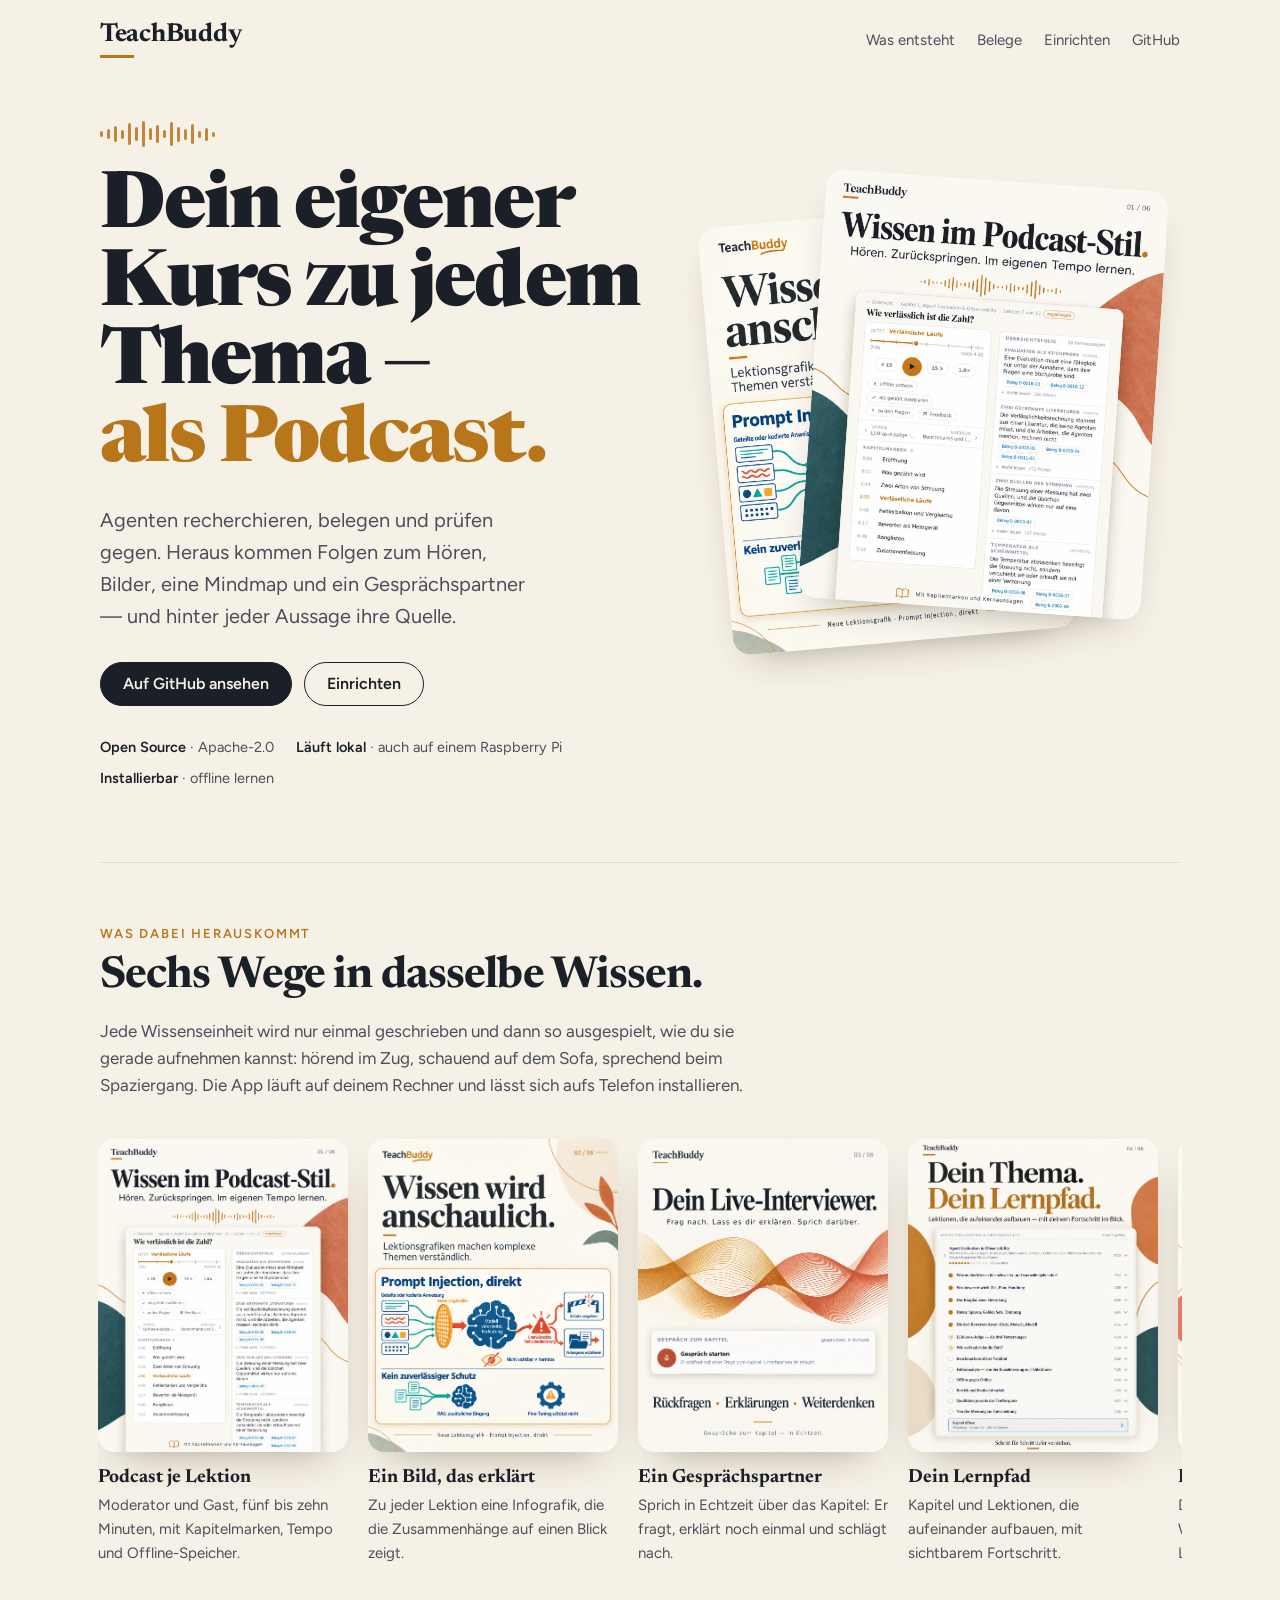
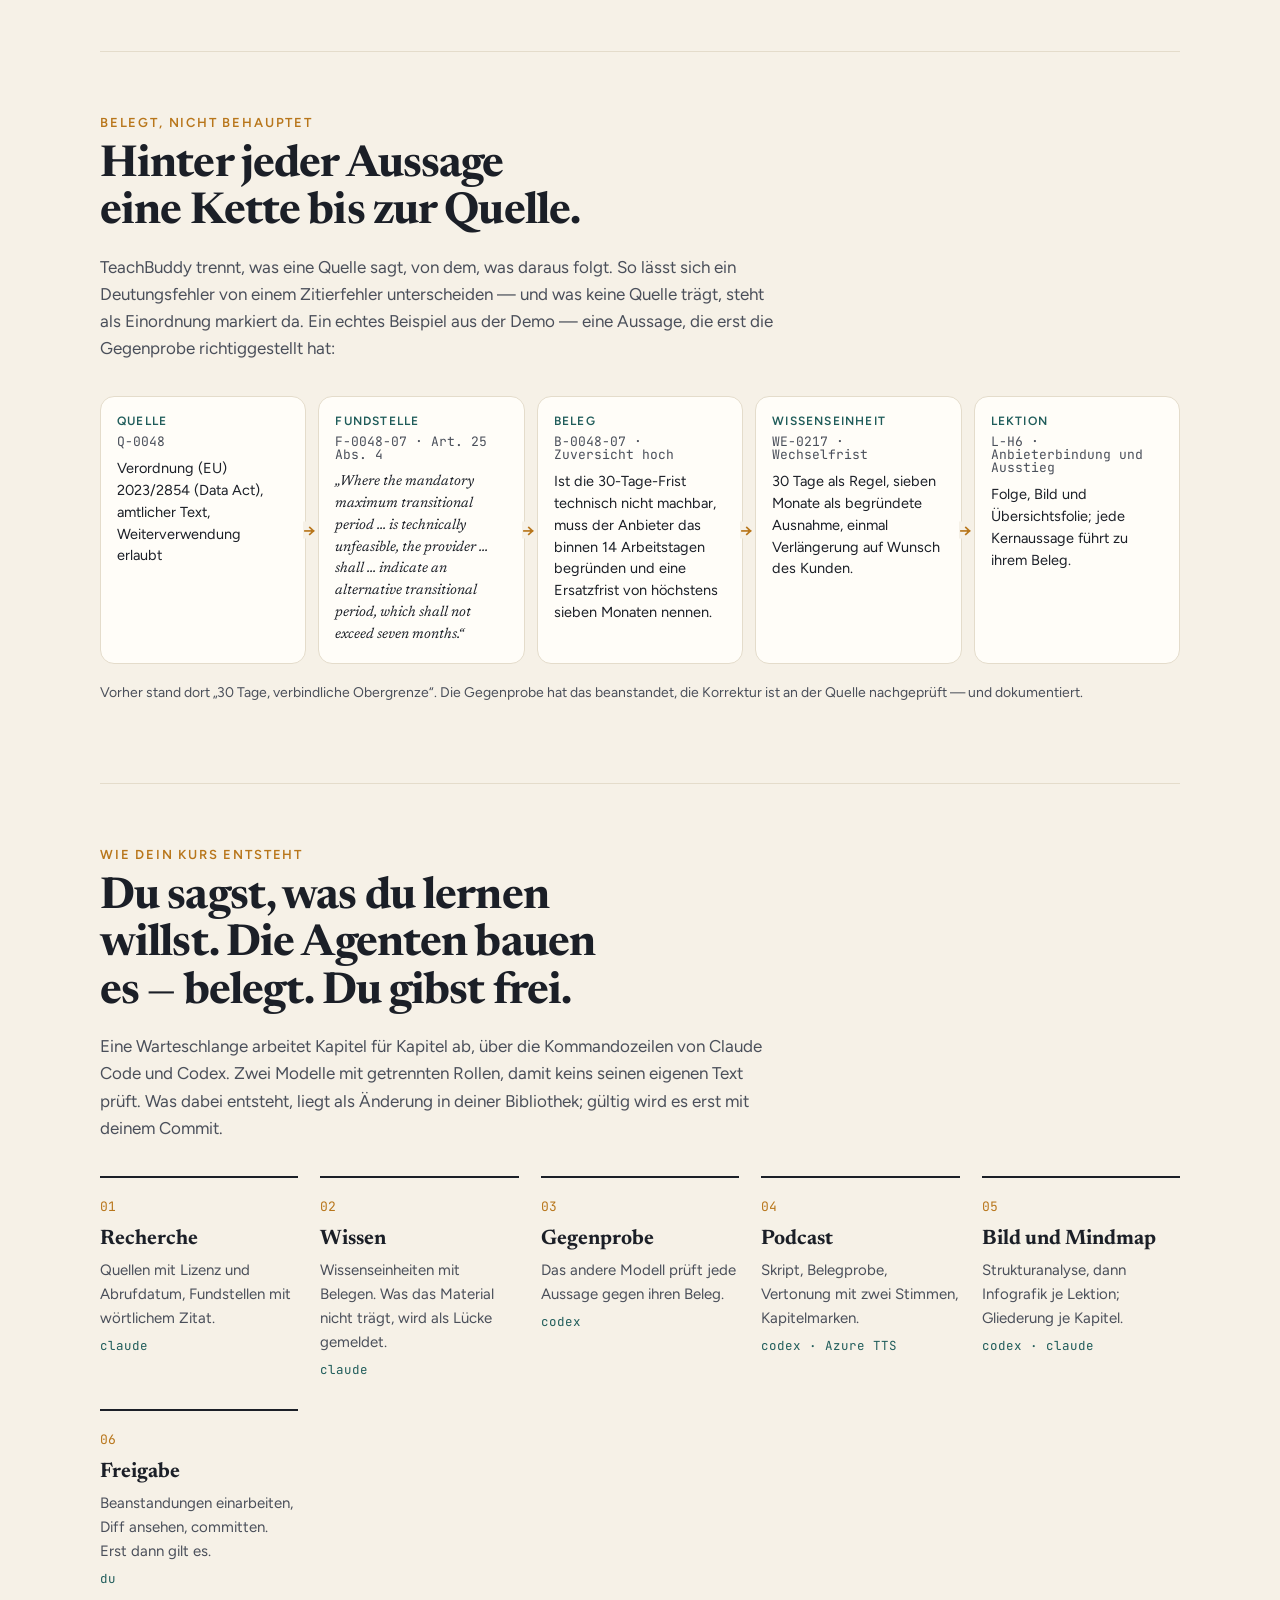
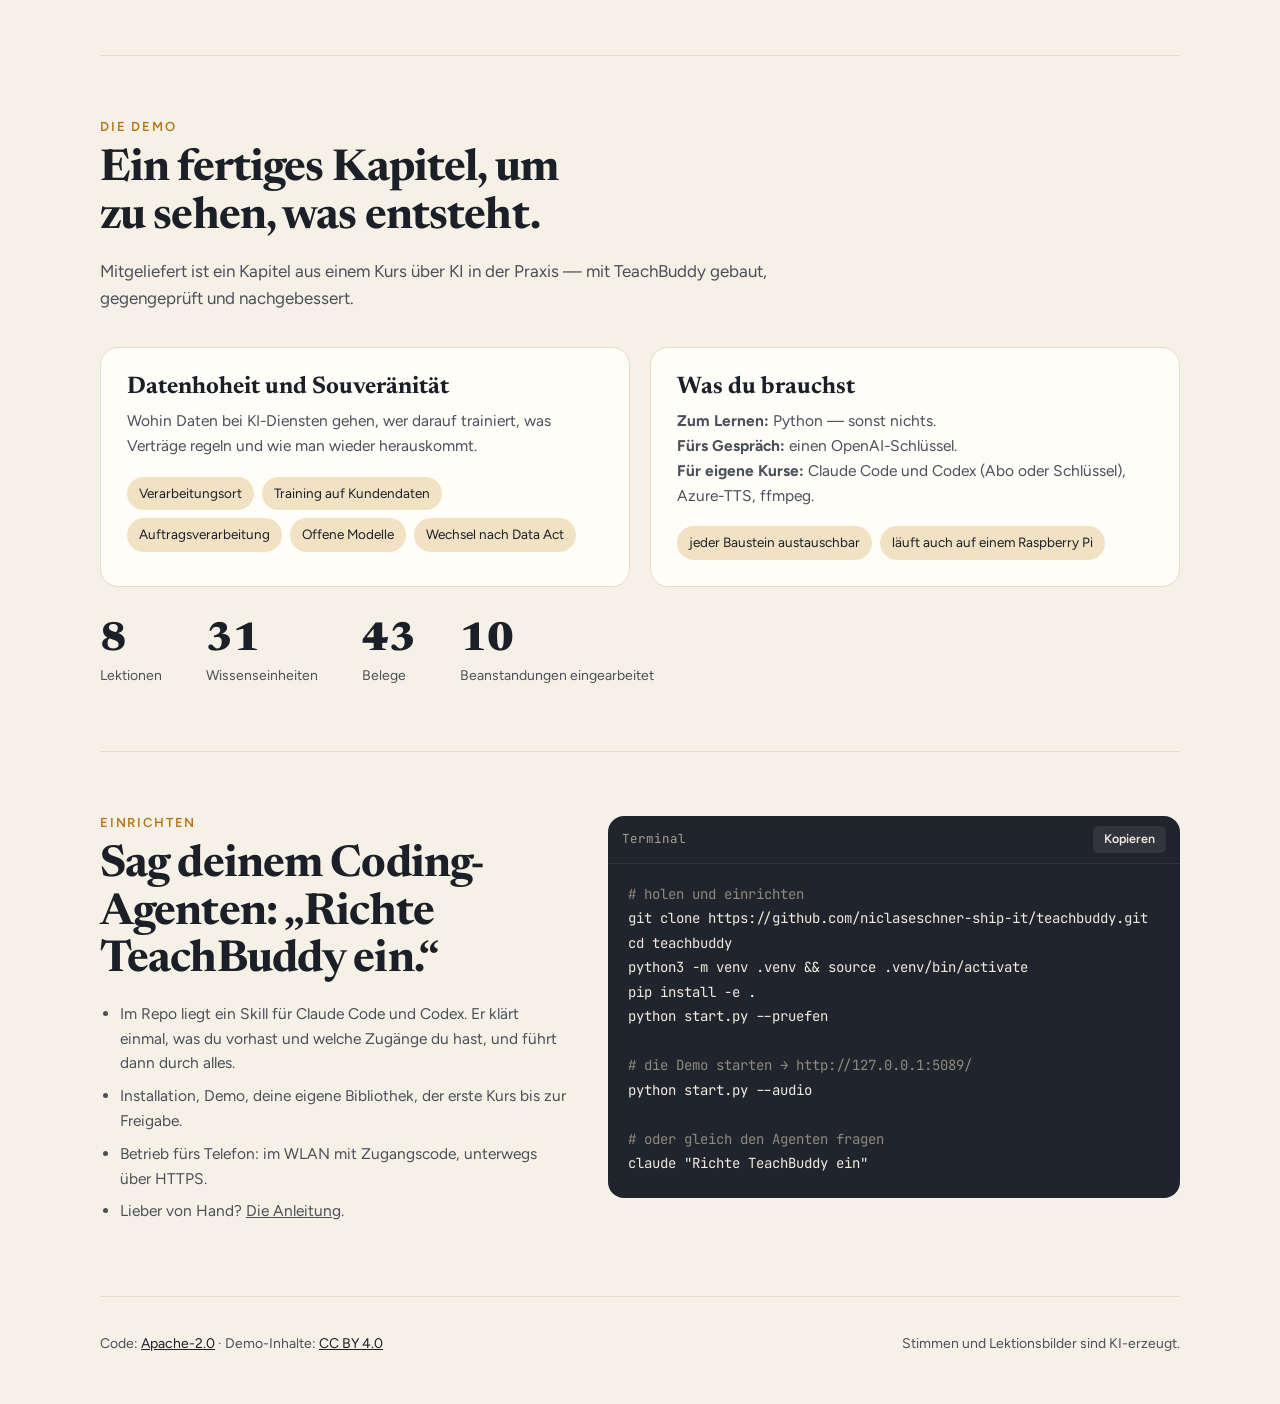
<file: docs/index.html>
<!doctype html>
<html lang="de">
<head>
<meta charset="utf-8">
<meta name="viewport" content="width=device-width, initial-scale=1, viewport-fit=cover">
<title>TeachBuddy</title>
<meta name="description" content="Bau dir deinen eigenen Kurs zu jedem Thema: Agenten recherchieren und belegen, heraus kommen Podcast-Folgen, Bilder, Mindmap und ein Gesprächspartner. Open Source, läuft auf dem eigenen Rechner.">
<meta property="og:title" content="TeachBuddy">
<meta property="og:description" content="Dein eigener Kurs zu jedem Thema — als Podcast. Mit Bildern, Mindmap, Gesprächspartner und einer Quelle hinter jeder Aussage.">
<meta property="og:image" content="https://niclaseschner-ship-it.github.io/teachbuddy/bilder/01-podcast.webp">
<link rel="icon" href="bilder/icon.png">
<link rel="preconnect" href="https://fonts.googleapis.com">
<link rel="preconnect" href="https://fonts.gstatic.com" crossorigin>
<link rel="stylesheet" href="https://fonts.googleapis.com/css2?family=Newsreader:opsz,wght@6..72,500;6..72,700;6..72,800&family=Figtree:wght@400;500;600&family=JetBrains+Mono:wght@400&display=swap">
<style>
:root {
  --grund: #f6f1e7;
  --flaeche: #fffdf8;
  --tinte: #1b1f27;
  --tinte-2: #4a4f5a;
  --linie: #e4dccb;
  --ocker: #b8761b;
  --ocker-hell: #f1e2c4;
  --terrakotta: #c4553b;
  --petrol: #1f5c5a;
  --code: #20242c;
  --code-text: #f1ebdf;
  --schatten: 0 18px 40px -22px rgba(52, 38, 14, .45);
  --serif: "Newsreader", "Iowan Old Style", Georgia, serif;
  --sans: "Figtree", system-ui, -apple-system, "Segoe UI", sans-serif;
  --mono: "JetBrains Mono", ui-monospace, "SFMono-Regular", Menlo, monospace;
  color-scheme: light;
}
@media (prefers-color-scheme: dark) {
  :root:not([data-theme="light"]) {
    --grund: #16181d; --flaeche: #1f2229; --tinte: #f1ebdf; --tinte-2: #b8b2a6;
    --linie: #333741; --ocker: #e0a04a; --ocker-hell: #3a2f1d; --terrakotta: #e07a60;
    --petrol: #6fb3ae; --code: #0f1115; --code-text: #f1ebdf;
    --schatten: 0 18px 40px -22px rgba(0, 0, 0, .7);
    color-scheme: dark;
  }
}
:root[data-theme="dark"] {
  --grund: #16181d; --flaeche: #1f2229; --tinte: #f1ebdf; --tinte-2: #b8b2a6;
  --linie: #333741; --ocker: #e0a04a; --ocker-hell: #3a2f1d; --terrakotta: #e07a60;
  --petrol: #6fb3ae; --code: #0f1115; --code-text: #f1ebdf;
  --schatten: 0 18px 40px -22px rgba(0, 0, 0, .7);
  color-scheme: dark;
}

* { box-sizing: border-box; }
html { scroll-behavior: smooth; }
@media (prefers-reduced-motion: reduce) { html { scroll-behavior: auto; } }
body {
  margin: 0; background: var(--grund); color: var(--tinte);
  font: 17px/1.6 var(--sans); -webkit-font-smoothing: antialiased;
}
a { color: inherit; }
img { max-width: 100%; height: auto; display: block; }
:focus-visible { outline: 2px solid var(--ocker); outline-offset: 3px; border-radius: 4px; }

.huelle { max-width: 1120px; margin: 0 auto; padding-inline: 20px; }

/* Kopf */
.kopf { display: flex; align-items: center; justify-content: space-between; gap: 16px; padding-block: 22px; }
.marke { font: 700 26px/1 var(--serif); letter-spacing: -.01em; text-decoration: none; }
.marke::after { content: ""; display: block; width: 34px; height: 3px; background: var(--ocker); margin-top: 7px; }
.kopf nav { display: flex; gap: 22px; font-size: 15px; color: var(--tinte-2); }
.kopf nav a { text-decoration: none; }
.kopf nav a:hover { color: var(--tinte); }
@media (max-width: 640px) { .kopf nav a:not(.gh) { display: none; } }

/* Bühne */
.buehne { display: grid; grid-template-columns: minmax(0, 1.05fr) minmax(0, .95fr); gap: 48px; align-items: center; padding-block: 40px 72px; }
.buehne h1 {
  font: 800 clamp(42px, 6.4vw, 78px)/1.0 var(--serif); letter-spacing: -.025em;
  margin: 0 0 22px; text-wrap: balance;
}
.buehne h1 em { font-style: normal; color: var(--ocker); }
.buehne .unter { font-size: 20px; color: var(--tinte-2); max-width: 34ch; margin: 0 0 30px; }
.knoepfe { display: flex; flex-wrap: wrap; gap: 12px; }
.knopf {
  display: inline-flex; align-items: center; gap: 9px; padding: 13px 22px; border-radius: 999px;
  font: 600 16px/1 var(--sans); text-decoration: none; border: 1.5px solid var(--tinte);
}
.knopf.voll { background: var(--tinte); color: var(--grund); }
.knopf:hover { transform: translateY(-1px); }
.fakten { display: flex; flex-wrap: wrap; gap: 8px 22px; margin-top: 30px; font-size: 14.5px; color: var(--tinte-2); }
.fakten b { color: var(--tinte); font-weight: 600; }
.welle { display: flex; gap: 4px; align-items: center; height: 28px; margin: 0 0 22px; }
.welle i { width: 3px; border-radius: 2px; background: var(--ocker); opacity: .85; }

.stapel { position: relative; aspect-ratio: 1122 / 1402; max-width: 440px; justify-self: center; width: 100%; }
.stapel img { position: absolute; width: 78%; border-radius: 18px; box-shadow: var(--schatten); }
.stapel img:nth-child(1) { left: 0; top: 6%; transform: rotate(-5deg); }
.stapel img:nth-child(2) { right: 0; top: 0; transform: rotate(4deg); }
@media (max-width: 860px) {
  .buehne { grid-template-columns: 1fr; padding-block: 16px 48px; gap: 36px; }
  .stapel { max-width: 360px; }
}

/* Abschnitte */
section { padding-block: 64px; border-top: 1px solid var(--linie); }
.zeile { font: 600 13px/1 var(--sans); letter-spacing: .14em; text-transform: uppercase; color: var(--ocker); margin: 0 0 14px; }
h2 { font: 700 clamp(30px, 4vw, 44px)/1.08 var(--serif); letter-spacing: -.02em; margin: 0 0 16px; text-wrap: balance; max-width: 22ch; }
.lead { color: var(--tinte-2); max-width: 62ch; margin: 0 0 34px; }

/* Galerie */
.galerie {
  display: grid; grid-auto-flow: column; grid-auto-columns: minmax(250px, 300px); gap: 20px;
  overflow-x: auto; scroll-snap-type: x mandatory; padding: 6px 2px 22px; margin-inline: -2px;
  scrollbar-width: thin; scrollbar-color: var(--linie) transparent;
}
.galerie figure { margin: 0; scroll-snap-align: start; }
.galerie img { border-radius: 16px; box-shadow: var(--schatten); background: var(--flaeche); }
.galerie figcaption { margin-top: 14px; font-size: 15px; color: var(--tinte-2); }
.galerie figcaption b { display: block; font: 700 19px/1.25 var(--serif); color: var(--tinte); margin-bottom: 3px; }

/* Belegkette */
.kette { display: grid; grid-template-columns: repeat(5, minmax(0, 1fr)); gap: 12px; }
.glied { background: var(--flaeche); border: 1px solid var(--linie); border-radius: 14px; padding: 18px 16px; position: relative; }
.glied .art { font: 600 12px/1 var(--sans); letter-spacing: .1em; text-transform: uppercase; color: var(--petrol); }
.glied .id { font: 400 13px/1 var(--mono); color: var(--tinte-2); margin: 8px 0 10px; }
.glied p { margin: 0; font-size: 14.5px; line-height: 1.5; }
.glied.zitat p { font-family: var(--serif); font-style: italic; }
.glied:not(:last-child)::after {
  content: "→"; position: absolute; right: -11px; top: 50%; transform: translateY(-50%);
  color: var(--ocker); font-weight: 600; background: var(--grund); line-height: 1;
}
@media (max-width: 900px) {
  .kette { grid-template-columns: 1fr; }
  .glied:not(:last-child)::after { content: "↓"; right: auto; left: 22px; top: auto; bottom: -15px; transform: none; padding: 0 4px; }
}
.anmerkung { font-size: 14px; color: var(--tinte-2); margin-top: 18px; }

/* Ablauf */
.ablauf { list-style: none; padding: 0; margin: 0; display: grid; grid-template-columns: repeat(auto-fit, minmax(190px, 1fr)); gap: 26px 22px; counter-reset: schritt; }
.ablauf li { counter-increment: schritt; border-top: 2px solid var(--tinte); padding-top: 14px; }
.ablauf li::before { content: counter(schritt, decimal-leading-zero); font: 400 13px/1 var(--mono); color: var(--ocker); }
.ablauf h3 { font: 700 21px/1.2 var(--serif); margin: 8px 0 6px; }
.ablauf p { margin: 0; font-size: 15px; color: var(--tinte-2); }
.ablauf .wer { display: inline-block; margin-top: 10px; font: 400 12.5px/1 var(--mono); color: var(--petrol); }

/* Lernpfade */
.pfade { display: grid; grid-template-columns: repeat(auto-fit, minmax(280px, 1fr)); gap: 20px; }
.pfad { background: var(--flaeche); border: 1px solid var(--linie); border-radius: 18px; padding: 26px; }
.pfad h3 { font: 700 24px/1.15 var(--serif); margin: 0 0 8px; }
.pfad p { margin: 0 0 18px; color: var(--tinte-2); font-size: 15.5px; }
.pfad ul { margin: 0; padding: 0; list-style: none; display: flex; flex-wrap: wrap; gap: 8px; }
.pfad li { font-size: 13.5px; padding: 6px 12px; border-radius: 999px; background: var(--ocker-hell); }
.zahlen { display: flex; flex-wrap: wrap; gap: 14px 44px; margin-top: 34px; }
.zahlen div { font-size: 14px; color: var(--tinte-2); }
.zahlen b { display: block; font: 800 40px/1 var(--serif); color: var(--tinte); font-variant-numeric: tabular-nums; margin-bottom: 4px; }

/* Schnellstart */
.start { display: grid; grid-template-columns: minmax(0, .9fr) minmax(0, 1.1fr); gap: 40px; align-items: start; }
@media (max-width: 860px) { .start { grid-template-columns: 1fr; } }
.konsole { background: var(--code); color: var(--code-text); border-radius: 16px; overflow: hidden; }
.konsole .leiste { display: flex; justify-content: space-between; align-items: center; padding: 10px 14px; border-bottom: 1px solid rgba(255,255,255,.08); font: 400 12.5px/1 var(--mono); color: #a7a090; }
.konsole button { font: 600 12.5px/1 var(--sans); color: var(--code-text); background: rgba(255,255,255,.08); border: 0; border-radius: 6px; padding: 7px 11px; cursor: pointer; }
.konsole pre { margin: 0; padding: 18px 20px 22px; overflow-x: auto; font: 400 14px/1.75 var(--mono); }
.konsole .k { color: #8f8a7e; }
.liste-klein { margin: 0; padding-left: 20px; color: var(--tinte-2); font-size: 15.5px; }
.liste-klein li { margin-bottom: 8px; }
.liste-klein code { font: 400 13.5px var(--mono); background: var(--ocker-hell); padding: 1px 6px; border-radius: 5px; color: var(--tinte); }

/* Fuß */
.fuss { border-top: 1px solid var(--linie); padding-block: 36px 48px; font-size: 14px; color: var(--tinte-2); display: flex; flex-wrap: wrap; gap: 12px 28px; justify-content: space-between; }
.fuss a { color: var(--tinte); }
</style>
</head>
<body>
<div class="huelle">
  <header class="kopf">
    <a class="marke" href="#">TeachBuddy</a>
    <nav>
      <a href="#galerie">Was entsteht</a>
      <a href="#belege">Belege</a>
      <a href="#start">Einrichten</a>
      <a class="gh" href="https://github.com/niclaseschner-ship-it/teachbuddy">GitHub</a>
    </nav>
  </header>

  <main>
    <div class="buehne">
      <div>
        <div class="welle" aria-hidden="true"></div>
        <h1>Dein eigener Kurs zu jedem Thema — <em>als Podcast.</em></h1>
        <p class="unter">Agenten recherchieren, belegen und prüfen gegen. Heraus kommen Folgen zum Hören, Bilder, eine Mindmap und ein Gesprächspartner — und hinter jeder Aussage ihre Quelle.</p>
        <div class="knoepfe">
          <a class="knopf voll" href="https://github.com/niclaseschner-ship-it/teachbuddy">Auf GitHub ansehen</a>
          <a class="knopf" href="#start">Einrichten</a>
        </div>
        <div class="fakten">
          <span><b>Open Source</b> · Apache-2.0</span>
          <span><b>Läuft lokal</b> · auch auf einem Raspberry Pi</span>
          <span><b>Installierbar</b> · offline lernen</span>
        </div>
      </div>
      <div class="stapel" aria-hidden="true">
        <img src="bilder/02-grafik.webp" alt="" width="1122" height="1402">
        <img src="bilder/01-podcast.webp" alt="" width="1122" height="1402">
      </div>
    </div>

    <section id="galerie">
      <p class="zeile">Was dabei herauskommt</p>
      <h2>Sechs Wege in dasselbe Wissen.</h2>
      <p class="lead">Jede Wissenseinheit wird nur einmal geschrieben und dann so ausgespielt, wie du sie gerade aufnehmen kannst: hörend im Zug, schauend auf dem Sofa, sprechend beim Spaziergang. Die App läuft auf deinem Rechner und lässt sich aufs Telefon installieren.</p>
      <div class="galerie" tabindex="0" aria-label="Produktbilder, seitlich scrollbar">
        <figure><img src="bilder/01-podcast.webp" alt="Abspieler mit Kapitelmarken, Tempo und Übersichtsfolie" width="1122" height="1402" loading="lazy">
          <figcaption><b>Podcast je Lektion</b>Moderator und Gast, fünf bis zehn Minuten, mit Kapitelmarken, Tempo und Offline-Speicher.</figcaption></figure>
        <figure><img src="bilder/02-grafik.webp" alt="Lektionsbild zu Prompt Injection" width="1122" height="1402" loading="lazy">
          <figcaption><b>Ein Bild, das erklärt</b>Zu jeder Lektion eine Infografik, die die Zusammenhänge auf einen Blick zeigt.</figcaption></figure>
        <figure><img src="bilder/03-interviewer.webp" alt="Gesprächskarte zum Kapitel" width="1122" height="1402" loading="lazy">
          <figcaption><b>Ein Gesprächspartner</b>Sprich in Echtzeit über das Kapitel: Er fragt, erklärt noch einmal und schlägt nach.</figcaption></figure>
        <figure><img src="bilder/04-lernpfad.webp" alt="Lernpfad mit Kapiteln und Fortschritt" width="1122" height="1402" loading="lazy">
          <figcaption><b>Dein Lernpfad</b>Kapitel und Lektionen, die aufeinander aufbauen, mit sichtbarem Fortschritt.</figcaption></figure>
        <figure><img src="bilder/05-mindmap.webp" alt="Mindmap eines Kapitels" width="1122" height="1402" loading="lazy">
          <figcaption><b>Das Ganze sehen</b>Die Mindmap gliedert alle Wissenseinheiten eines Kapitels nach Leitfragen.</figcaption></figure>
        <figure><img src="bilder/06-quellen.webp" alt="Beleg mit Zitat und Quelle" width="1122" height="1402" loading="lazy">
          <figcaption><b>Wissen mit Quellen</b>Von der Aussage zum wörtlichen Zitat und zur Fundstelle — auch offline.</figcaption></figure>
      </div>
    </section>

    <section id="belege">
      <p class="zeile">Belegt, nicht behauptet</p>
      <h2>Hinter jeder Aussage eine Kette bis zur Quelle.</h2>
      <p class="lead">TeachBuddy trennt, was eine Quelle sagt, von dem, was daraus folgt. So lässt sich ein Deutungsfehler von einem Zitierfehler unterscheiden — und was keine Quelle trägt, steht als Einordnung markiert da. Ein echtes Beispiel aus der Demo — eine Aussage, die erst die Gegenprobe richtiggestellt hat:</p>
      <div class="kette">
        <div class="glied"><div class="art">Quelle</div><div class="id">Q-0048</div><p>Verordnung (EU) 2023/2854 (Data Act), amtlicher Text, Weiterverwendung erlaubt</p></div>
        <div class="glied zitat"><div class="art">Fundstelle</div><div class="id">F-0048-07 · Art. 25 Abs. 4</div><p>„Where the mandatory maximum transitional period … is technically unfeasible, the provider … shall … indicate an alternative transitional period, which shall not exceed seven months.“</p></div>
        <div class="glied"><div class="art">Beleg</div><div class="id">B-0048-07 · Zuversicht hoch</div><p>Ist die 30-Tage-Frist technisch nicht machbar, muss der Anbieter das binnen 14 Arbeitstagen begründen und eine Ersatzfrist von höchstens sieben Monaten nennen.</p></div>
        <div class="glied"><div class="art">Wissenseinheit</div><div class="id">WE-0217 · Wechselfrist</div><p>30 Tage als Regel, sieben Monate als begründete Ausnahme, einmal Verlängerung auf Wunsch des Kunden.</p></div>
        <div class="glied"><div class="art">Lektion</div><div class="id">L-H6 · Anbieterbindung und Ausstieg</div><p>Folge, Bild und Übersichtsfolie; jede Kernaussage führt zu ihrem Beleg.</p></div>
      </div>
      <p class="anmerkung">Vorher stand dort „30 Tage, verbindliche Obergrenze“. Die Gegenprobe hat das beanstandet, die Korrektur ist an der Quelle nachgeprüft — und dokumentiert.</p>
    </section>

    <section>
      <p class="zeile">Wie dein Kurs entsteht</p>
      <h2>Du sagst, was du lernen willst. Die Agenten bauen es — belegt. Du gibst frei.</h2>
      <p class="lead">Eine Warteschlange arbeitet Kapitel für Kapitel ab, über die Kommandozeilen von Claude Code und Codex. Zwei Modelle mit getrennten Rollen, damit keins seinen eigenen Text prüft. Was dabei entsteht, liegt als Änderung in deiner Bibliothek; gültig wird es erst mit deinem Commit.</p>
      <ol class="ablauf">
        <li><h3>Recherche</h3><p>Quellen mit Lizenz und Abrufdatum, Fundstellen mit wörtlichem Zitat.</p><span class="wer">claude</span></li>
        <li><h3>Wissen</h3><p>Wissenseinheiten mit Belegen. Was das Material nicht trägt, wird als Lücke gemeldet.</p><span class="wer">claude</span></li>
        <li><h3>Gegenprobe</h3><p>Das andere Modell prüft jede Aussage gegen ihren Beleg.</p><span class="wer">codex</span></li>
        <li><h3>Podcast</h3><p>Skript, Belegprobe, Vertonung mit zwei Stimmen, Kapitelmarken.</p><span class="wer">codex · Azure TTS</span></li>
        <li><h3>Bild und Mindmap</h3><p>Strukturanalyse, dann Infografik je Lektion; Gliederung je Kapitel.</p><span class="wer">codex · claude</span></li>
        <li><h3>Freigabe</h3><p>Beanstandungen einarbeiten, Diff ansehen, committen. Erst dann gilt es.</p><span class="wer">du</span></li>
      </ol>
    </section>

    <section>
      <p class="zeile">Die Demo</p>
      <h2>Ein fertiges Kapitel, um zu sehen, was entsteht.</h2>
      <p class="lead">Mitgeliefert ist ein Kapitel aus einem Kurs über KI in der Praxis — mit TeachBuddy gebaut, gegengeprüft und nachgebessert.</p>
      <div class="pfade">
        <div class="pfad">
          <h3>Datenhoheit und Souveränität</h3>
          <p>Wohin Daten bei KI-Diensten gehen, wer darauf trainiert, was Verträge regeln und wie man wieder herauskommt.</p>
          <ul><li>Verarbeitungsort</li><li>Training auf Kundendaten</li><li>Auftragsverarbeitung</li><li>Offene Modelle</li><li>Wechsel nach Data Act</li></ul>
        </div>
        <div class="pfad">
          <h3>Was du brauchst</h3>
          <p><b>Zum Lernen:</b> Python — sonst nichts.<br><b>Fürs Gespräch:</b> einen OpenAI-Schlüssel.<br><b>Für eigene Kurse:</b> Claude Code und Codex (Abo oder Schlüssel), Azure-TTS, ffmpeg.</p>
          <ul><li>jeder Baustein austauschbar</li><li>läuft auch auf einem Raspberry Pi</li></ul>
        </div>
      </div>
      <div class="zahlen">
        <div><b>8</b>Lektionen</div>
        <div><b>31</b>Wissenseinheiten</div>
        <div><b>43</b>Belege</div>
        <div><b>10</b>Beanstandungen eingearbeitet</div>
      </div>
    </section>

    <section id="start">
      <div class="start">
        <div>
          <p class="zeile">Einrichten</p>
          <h2>Sag deinem Coding-Agenten: „Richte TeachBuddy ein.“</h2>
          <ul class="liste-klein">
            <li>Im Repo liegt ein Skill für Claude Code und Codex. Er klärt einmal, was du vorhast und welche Zugänge du hast, und führt dann durch alles.</li>
            <li>Installation, Demo, deine eigene Bibliothek, der erste Kurs bis zur Freigabe.</li>
            <li>Betrieb fürs Telefon: im WLAN mit Zugangscode, unterwegs über HTTPS.</li>
            <li>Lieber von Hand? <a href="https://github.com/niclaseschner-ship-it/teachbuddy/blob/main/docs/eigener-lernpfad.md">Die Anleitung</a>.</li>
          </ul>
        </div>
        <div class="konsole">
          <div class="leiste"><span>Terminal</span><button type="button" id="kopieren">Kopieren</button></div>
<pre id="befehle"><span class="k"># holen und einrichten</span>
git clone https://github.com/niclaseschner-ship-it/teachbuddy.git
cd teachbuddy
python3 -m venv .venv &amp;&amp; source .venv/bin/activate
pip install -e .
python start.py --pruefen

<span class="k"># die Demo starten → http://127.0.0.1:5089/</span>
python start.py --audio

<span class="k"># oder gleich den Agenten fragen</span>
claude "Richte TeachBuddy ein"</pre>
        </div>
      </div>
    </section>
  </main>

  <footer class="fuss">
    <span>Code: <a href="https://github.com/niclaseschner-ship-it/teachbuddy/blob/main/LICENSE">Apache-2.0</a> · Demo-Inhalte: <a href="https://github.com/niclaseschner-ship-it/teachbuddy/blob/main/demo/LIZENZ.md">CC BY 4.0</a></span>
    <span>Stimmen und Lektionsbilder sind KI-erzeugt.</span>
  </footer>
</div>
<script>
// Die Tonwelle über der Überschrift, wie auf den Produktbildern.
(function () {
  const welle = document.querySelector('.welle');
  const hoehen = [6, 10, 16, 9, 22, 14, 26, 12, 18, 8, 24, 15, 11, 20, 7, 13, 5];
  for (const h of hoehen) {
    const i = document.createElement('i');
    i.style.height = h + 'px';
    welle.appendChild(i);
  }
})();
// Befehle kopieren — ohne die Kommentarzeilen.
document.getElementById('kopieren').addEventListener('click', async (e) => {
  const text = document.getElementById('befehle').innerText
    .split('\n').filter((z) => z.trim() && !z.trim().startsWith('#')).join('\n');
  try {
    await navigator.clipboard.writeText(text);
    e.target.textContent = 'Kopiert';
  } catch {
    const r = document.createRange();
    r.selectNodeContents(document.getElementById('befehle'));
    const s = getSelection(); s.removeAllRanges(); s.addRange(r);
    e.target.textContent = 'Markiert';
  }
  setTimeout(() => { e.target.textContent = 'Kopieren'; }, 1800);
});
</script>
</body>
</html>
</file>
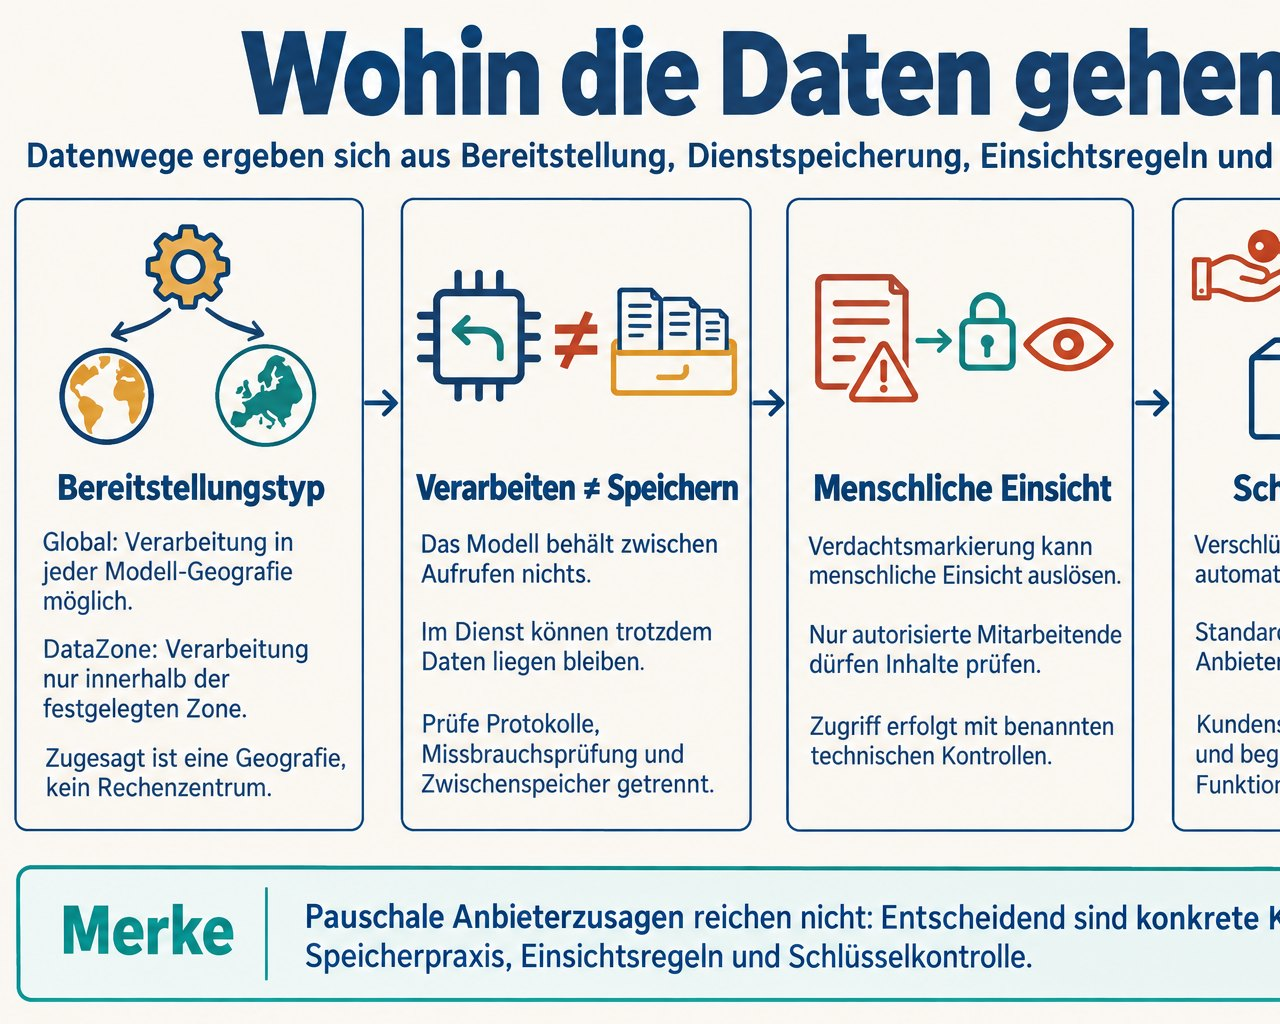
<file: demo/bilder/lektionen/L-H1.html>
<!doctype html>
<meta charset="utf-8">
<title>Wohin die Daten gehen</title>
<style>html,body{margin:0;background:#FAF7F0}img{display:block;width:1536px;height:1024px}</style>
<img alt="Wohin die Daten gehen" width="1536" height="1024" src="[data-uri]">
</file>
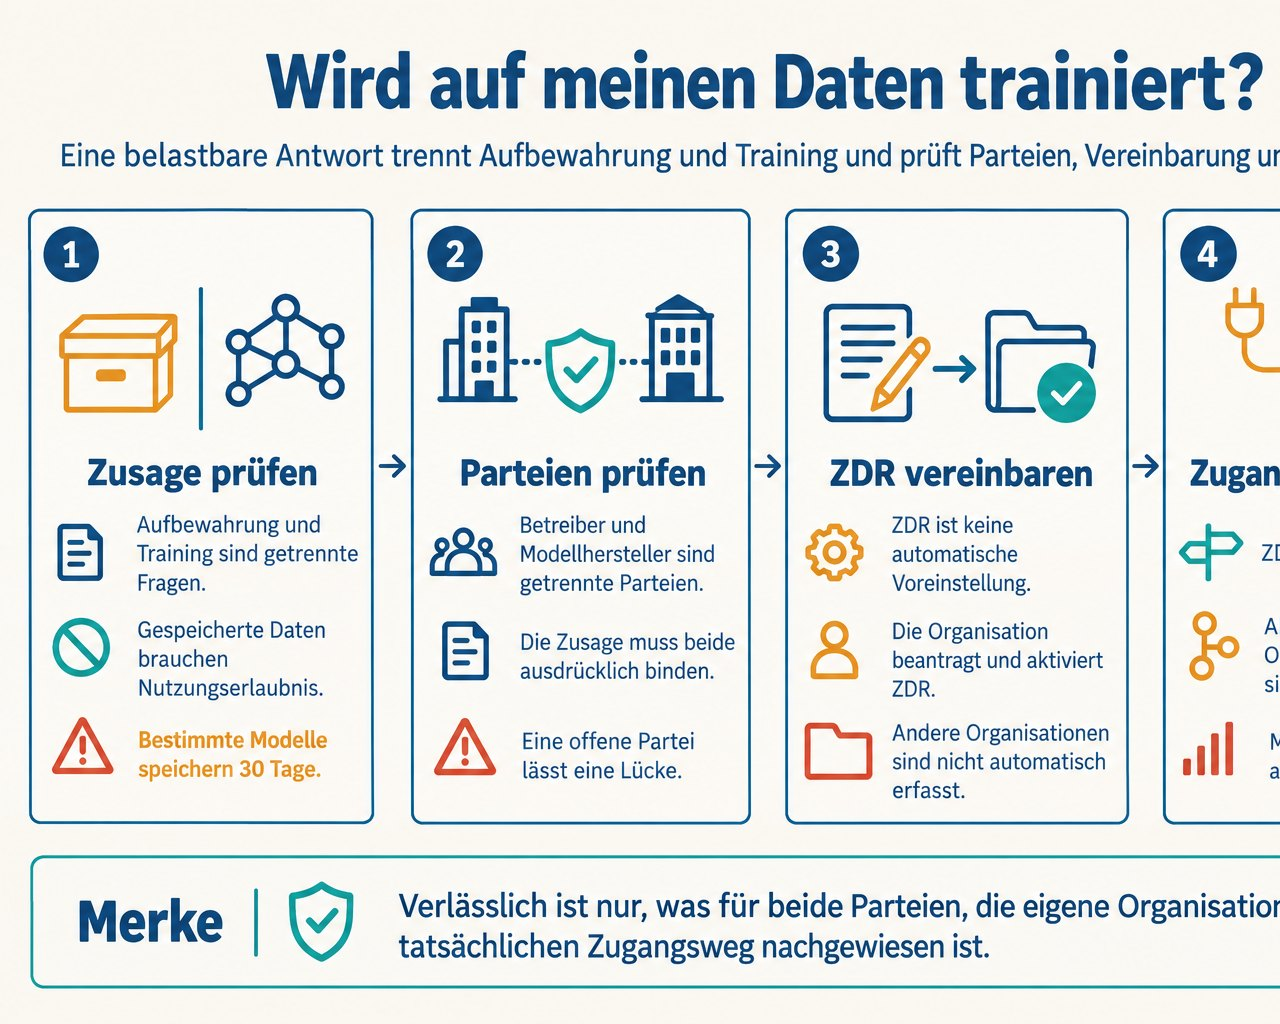
<file: demo/bilder/lektionen/L-H2.html>
<!doctype html>
<meta charset="utf-8">
<title>Wird auf meinen Daten trainiert?</title>
<style>html,body{margin:0;background:#FAF7F0}img{display:block;width:1536px;height:1024px}</style>
<img alt="Wird auf meinen Daten trainiert?" width="1536" height="1024" src="[data-uri]">
</file>
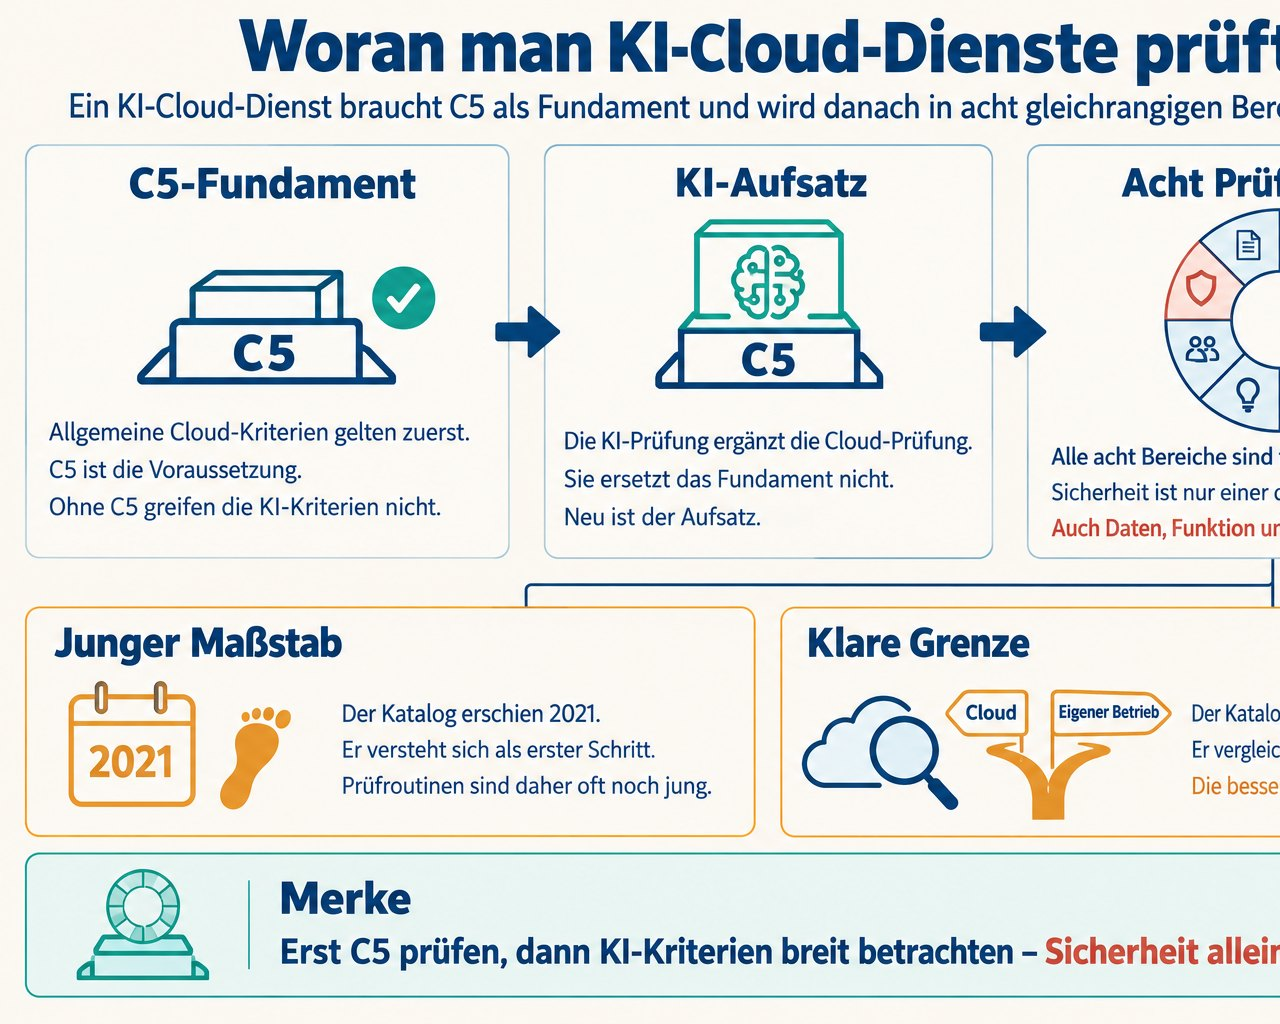
<file: demo/bilder/lektionen/L-H4.html>
<!doctype html>
<meta charset="utf-8">
<title>Woran man KI-Cloud-Dienste prüft</title>
<style>html,body{margin:0;background:#FAF7F0}img{display:block;width:1536px;height:1024px}</style>
<img alt="Woran man KI-Cloud-Dienste prüft" width="1536" height="1024" src="[data-uri]">
</file>
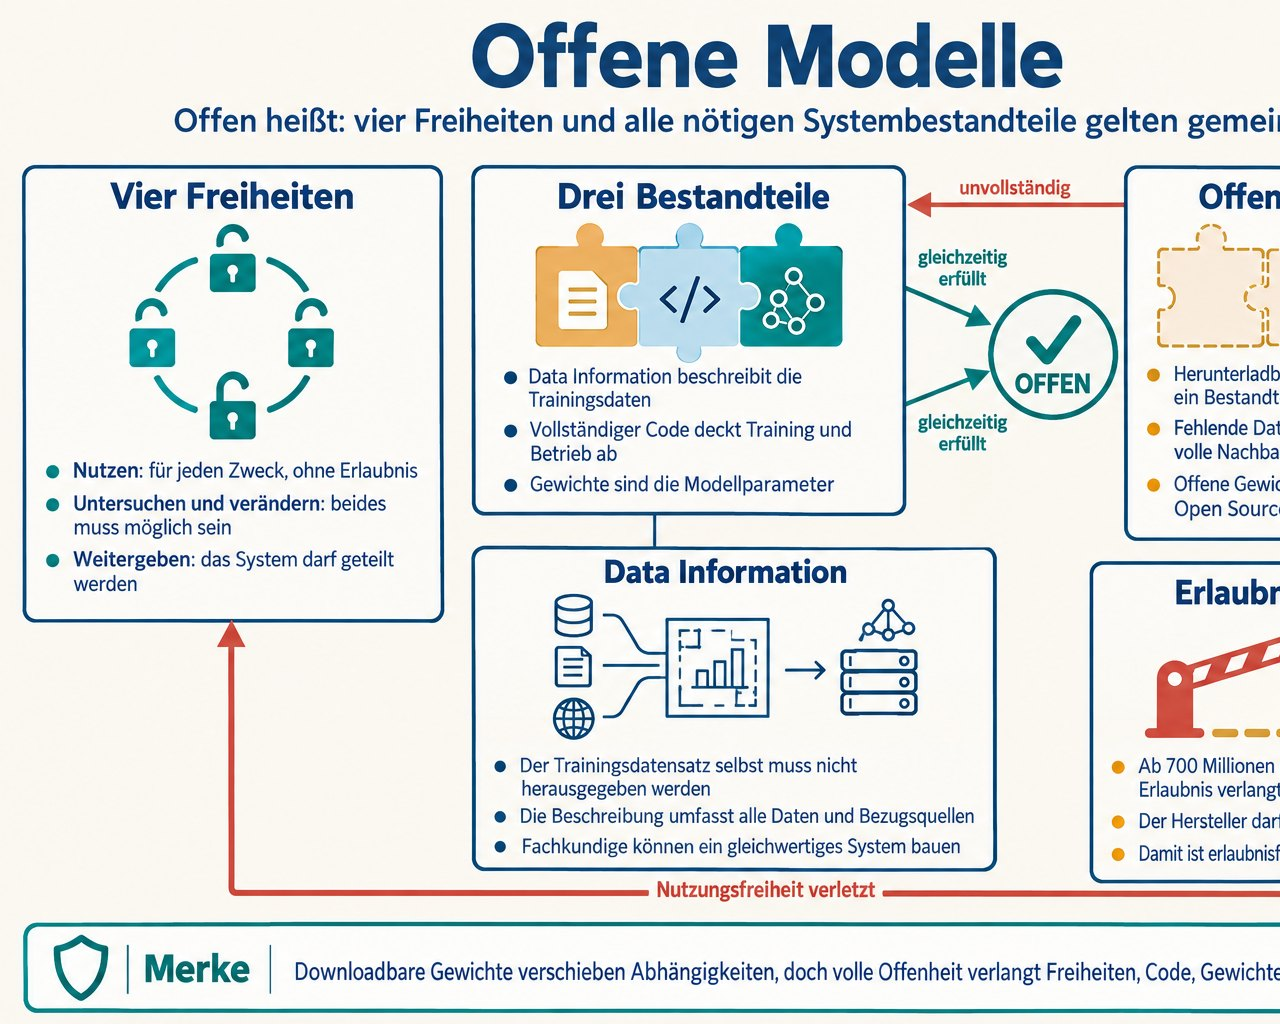
<file: demo/bilder/lektionen/L-H5.html>
<!doctype html>
<meta charset="utf-8">
<title>Offene Modelle</title>
<style>html,body{margin:0;background:#FAF7F0}img{display:block;width:1536px;height:1024px}</style>
<img alt="Offene Modelle" width="1536" height="1024" src="[data-uri]">
</file>
